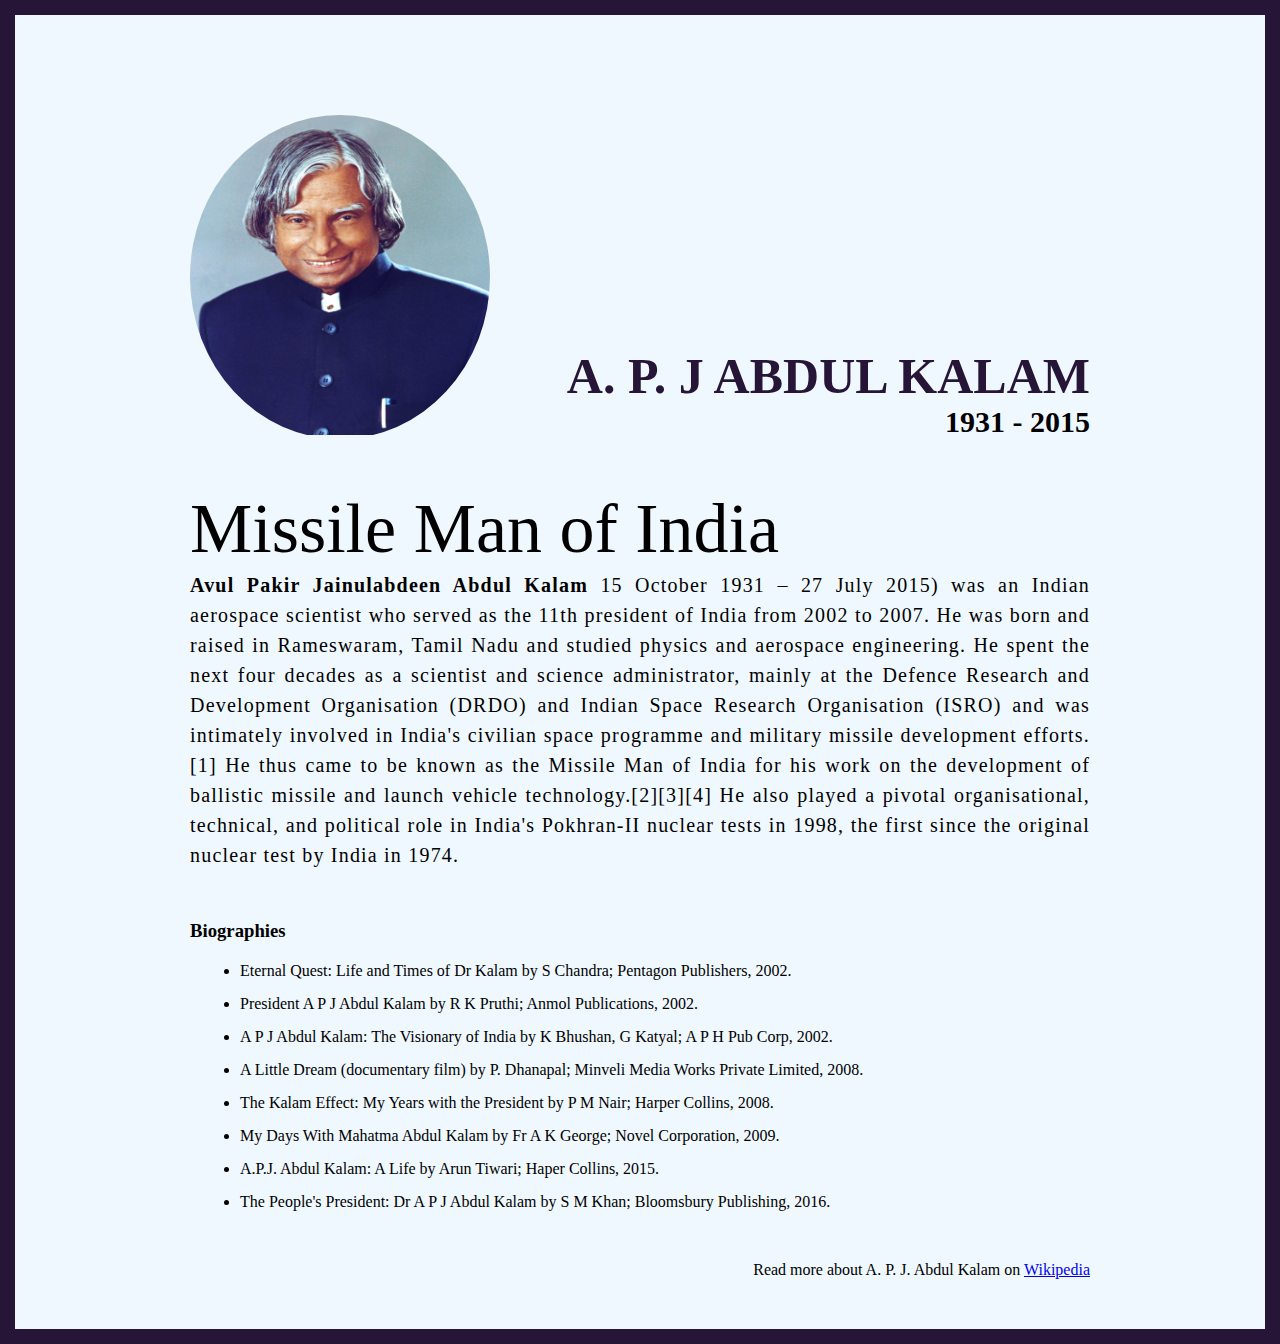
<file: Project!/index.html>
<!DOCTYPE html>
<html lang="en">

<head>
    <meta charset="UTF-8">
    <meta name="viewport" content="width=device-width, initial-scale=1.0">
    <title>The Tribute Website | A.P.J Abdul Kalam</title>
    <link rel="stylesheet" href="style.css">
</head>

<body>
    <div class="container">
        <div class="content">
            <section class="top-section">
                <div class="image-container">
                    <img src="./img/apj.jpg" alt="tribute">
                </div>
                <div>
                    <h1>A. P. J Abdul Kalam</h1>
                    <h4>1931 - 2015</h4>
                </div>
            </section>
            <section class="about-section">
                <h2>Missile Man of India</h2>
                <p>
                    <b>Avul Pakir Jainulabdeen Abdul Kalam</b> 15 October 1931 – 27 July
                    2015) was an Indian aerospace scientist who served as the 11th
                    president of India from 2002 to 2007. He was born and raised in
                    Rameswaram, Tamil Nadu and studied physics and aerospace
                    engineering. He spent the next four decades as a scientist and
                    science administrator, mainly at the Defence Research and
                    Development Organisation (DRDO) and Indian Space Research
                    Organisation (ISRO) and was intimately involved in India's civilian
                    space programme and military missile development efforts.[1] He thus
                    came to be known as the Missile Man of India for his work on the
                    development of ballistic missile and launch vehicle
                    technology.[2][3][4] He also played a pivotal organisational,
                    technical, and political role in India's Pokhran-II nuclear tests in
                    1998, the first since the original nuclear test by India in 1974.
                </p>
            </section>
            <section class="biography-section">
                <h3>Biographies</h3>
                <ul>
                    <li>
                        Eternal Quest: Life and Times of Dr Kalam by S Chandra; Pentagon Publishers, 2002.
                    </li>
                    <li>
                        President A P J Abdul Kalam by R K Pruthi; Anmol Publications,
                        2002.
                    </li>
                    <li>
                        A P J Abdul Kalam: The Visionary of India by K Bhushan, G Katyal;
                        A P H Pub Corp, 2002.
                    </li>
                    <li>
                        A Little Dream (documentary film) by P. Dhanapal; Minveli Media
                        Works Private Limited, 2008.
                    </li>
                    <li>
                        The Kalam Effect: My Years with the President by P M Nair; Harper
                        Collins, 2008.
                    </li>
                    <li>
                        My Days With Mahatma Abdul Kalam by Fr A K George; Novel
                        Corporation, 2009.
                    </li>
                    <li>
                        A.P.J. Abdul Kalam: A Life by Arun Tiwari; Haper Collins, 2015.
                    </li>
                    <li>
                        The People's President: Dr A P J Abdul Kalam by S M Khan;
                        Bloomsbury Publishing, 2016.
                    </li>
                </ul>
            </section>
            <footer>
                <p>
                    Read more about A. P. J. Abdul Kalam on
                    <a href="https://en.wikipedia.org/wiki/A._P._J._Abdul_Kalam">Wikipedia</a>
                </p>
            </footer>
        </div>
    </div>
</body>
</html>
</file>
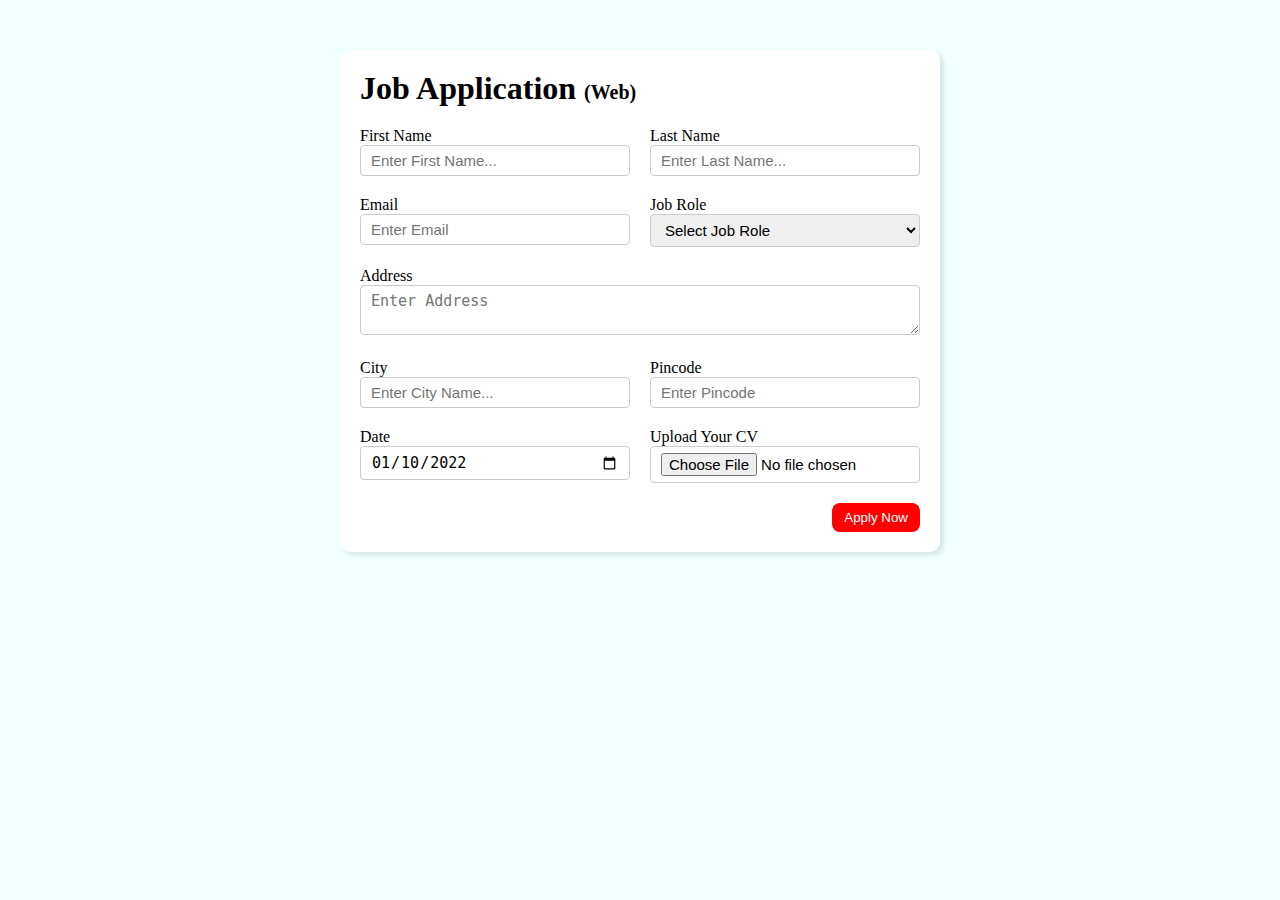
<file: Project2/index.html>
<!DOCTYPE html>
<html lang="en">
<head>
    <meta charset="UTF-8">
    <meta name="viewport" content="width=device-width, initial-scale=1.0">
    <title>Job Application Form</title>
    <link rel="stylesheet" href="style.css">
</head>
<body>
    <div class="container">
        <div class="apply-box">
            <h1>
                Job Application
                <span class="title-email">
                    (Web)
                </span>
            </h1>
            <form action="">
                <div class="form-container">
                    <div class="form-control">
                        <label for="firstname">First Name</label>
                        <input id="firstname" 
                        name="firstname"
                        placeholder="Enter First Name...">
                    </div>
                    <div class="form-control">
                        <label for="lastname">Last Name</label>
                        <input id="lastname" name="lastname" placeholder="Enter Last Name...">
                    </div>
                    <div class="form-control">
                        <label for="email">Email</label>
                        <input id="email" name="email" placeholder="Enter Email">
                    </div>
                    <div class="form-control">
                        <label for="job-role">Job Role</label>
                        <select name="job-role" id="job-role">
                            <option value="">Select Job Role
                            </option>
                            <option value="frontend">Frontend Developer</option>
                            <option value="backend">Backend Developer</option>
                            <option value="fuul-stack">Full Stack Developer</option>
                            <option value="ui-ux">UI UX Designer</option>
                        </select>
                    </div>
                    <div class="textarea-control">
                        <label for="address">Address</label>
                        <textarea name="address" id="address" row="4" cols="50" placeholder="Enter Address"></textarea>
                    </div>
                    <div class="form-control">
                        <label for="city">City</label>
                        <input id="city" name="city" placeholder="Enter City Name...">
                    </div>
                    <div class="form-control">
                        <label for="pincode">Pincode</label>
                        <input name="pincode" id="pincode" placeholder="Enter Pincode">
                    </div>
                    <div class="form-control">
                        <label for="date">Date</label>
                        <input name="date" id="date" type="date" value="2022-01-10">
                    </div>
                    <div class="form-control">
                        <label for="upload">Upload Your CV</label>
                        <input type="file" name="upload" id="upload">
                    </div>
                </div>
                <div class="button-container">
                <button type="submit">Apply Now</button>
                </div>
            </form>
        </div>
    </div>
</body>
</html>
</file>
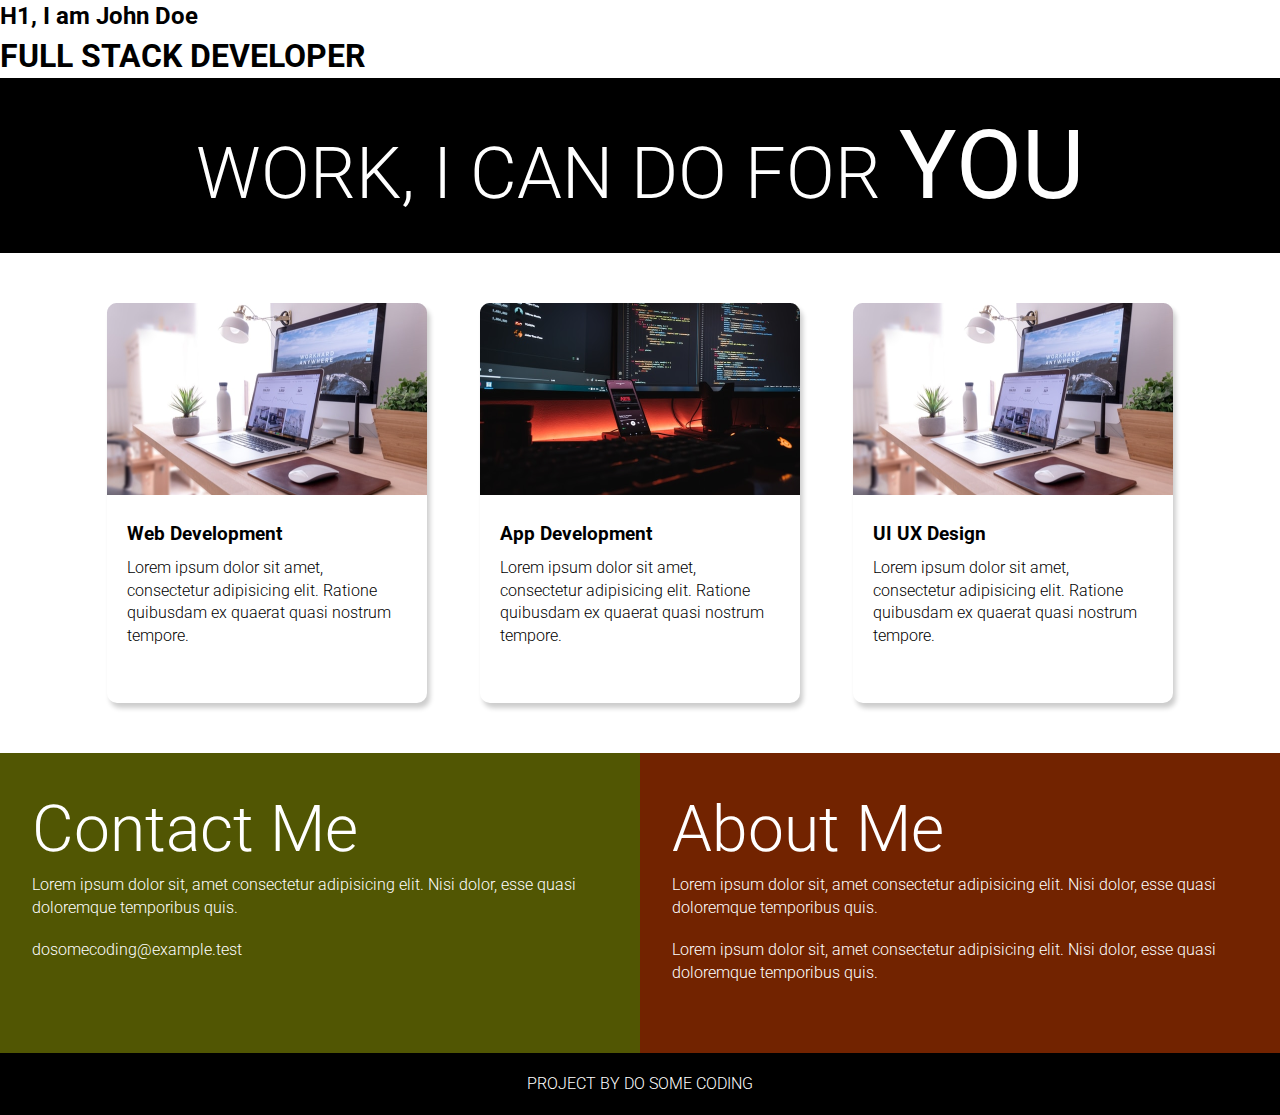
<file: Project4/index.html>
<!DOCTYPE html>
<html lang="en">
<head>
    <meta charset="UTF-8">
    <meta name="viewport" content="width=device-width, initial-scale=1.0">
    <title>Developer | Landing Page</title>
    <link rel="stylesheet" href="style.css">
</head>
<body>
    <section class="hero-section">
        <div class="text-container">
            <h2><span class="lg-text">
                H1, I am John Doe
            </span></h2>
            <h1 class="lg-text">FULL STACK DEVELOPER</h1>
        </div>
    </section>
    <section class="black_box">
        <h2>WORK, I CAN DO FOR <span>YOU</span></h2>
      </section>
      <section class="work">
        <div class="grid_item">
          <div class="card">
            <div class="image_container">
              <img src="./images/web.png" alt="web development" />
            </div>
            <div class="card_content">
              <h3>Web Development</h3>
              <p>
                Lorem ipsum dolor sit amet, consectetur adipisicing elit. Ratione
                quibusdam ex quaerat quasi nostrum tempore.
              </p>
            </div>
          </div>
        </div>
        <div class="grid_item">
          <div class="card">
            <div class="image_container">
              <img src="./images/mobile.png" alt="app development" />
            </div>
            <div class="card_content">
              <h3>App Development</h3>
              <p>
                Lorem ipsum dolor sit amet, consectetur adipisicing elit. Ratione
                quibusdam ex quaerat quasi nostrum tempore.
              </p>
            </div>
          </div>
        </div>
        <div class="grid_item">
          <div class="card">
            <div class="image_container">
              <img src="./images/web.png" alt="web development" />
            </div>
            <div class="card_content">
              <h3>UI UX Design</h3>
              <p>
                Lorem ipsum dolor sit amet, consectetur adipisicing elit. Ratione
                quibusdam ex quaerat quasi nostrum tempore.
              </p>
            </div>
          </div>
        </div>
      </section>
      <section class="bottom_section">
        <div class="contact">
          <h2>Contact Me</h2>
          <p>
            Lorem ipsum dolor sit, amet consectetur adipisicing elit. Nisi dolor,
            esse quasi doloremque temporibus quis.
          </p>
          <p>dosomecoding@example.test</p>
        </div>
        <div class="about">
          <h2>About Me</h2>
  
          <p>
            Lorem ipsum dolor sit, amet consectetur adipisicing elit. Nisi dolor,
            esse quasi doloremque temporibus quis.
          </p>
          <p>
            Lorem ipsum dolor sit, amet consectetur adipisicing elit. Nisi dolor,
            esse quasi doloremque temporibus quis.
          </p>
        </div>
      </section>
      <footer>Project By do some coding</footer>
</body>
</html>
</file>
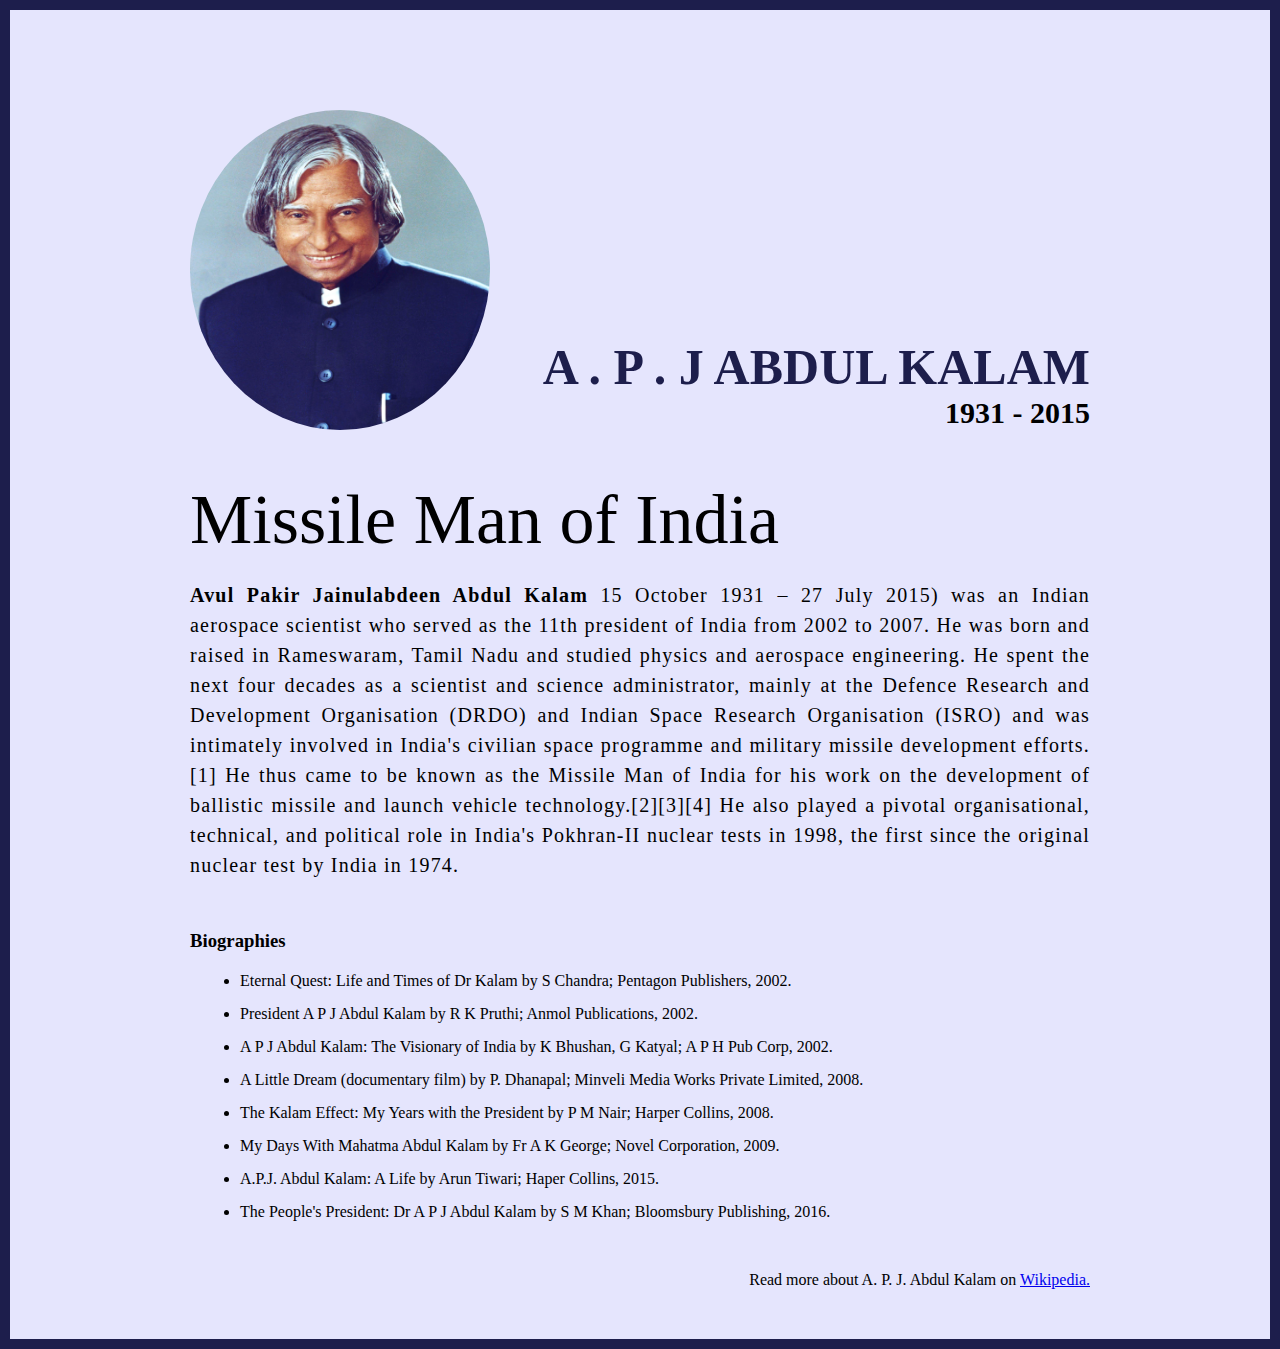
<file: PROJECTS/Project 1/index.html>
<!DOCTYPE html>
<html lang="en">
  <head>
    <meta charset="UTF-8" />

    <meta http-equiv="X-UA-Compatible" content="IE=edge" />

    <meta name="viewport" content="width=device-width, initial-scale=1.0" />
    <title>The Tribute Website | A.P. J Abdul Kalam</title>
    <link rel="stylesheet" href="style.css" />
  </head>
  <body>
    <div class="container">
      <div class="content">
        <section class="top_section">
          <div class="image_container">
            <img src="./images/apj.jpg" alt="tribute" />
          </div>
          <div>
            <h1>A . P . J Abdul Kalam</h1>
            <h4>1931 - 2015</h4>
          </div>
        </section>
        <section class="about_section">
          <h2>Missile Man of India</h2>
          <p>
            <b>Avul Pakir Jainulabdeen Abdul Kalam</b> 15 October 1931 – 27 July
            2015) was an Indian aerospace scientist who served as the 11th
            president of India from 2002 to 2007. He was born and raised in
            Rameswaram, Tamil Nadu and studied physics and aerospace
            engineering. He spent the next four decades as a scientist and
            science administrator, mainly at the Defence Research and
            Development Organisation (DRDO) and Indian Space Research
            Organisation (ISRO) and was intimately involved in India's civilian
            space programme and military missile development efforts.[1] He thus
            came to be known as the Missile Man of India for his work on the
            development of ballistic missile and launch vehicle
            technology.[2][3][4] He also played a pivotal organisational,
            technical, and political role in India's Pokhran-II nuclear tests in
            1998, the first since the original nuclear test by India in 1974.
          </p>
        </section>
        <section class="biography_section">
          <h3>Biographies</h3>
          <ul>
            <li>
              Eternal Quest: Life and Times of Dr Kalam by S Chandra; Pentagon
              Publishers, 2002.
            </li>
            <li>
              President A P J Abdul Kalam by R K Pruthi; Anmol Publications,
              2002.
            </li>
            <li>
              A P J Abdul Kalam: The Visionary of India by K Bhushan, G Katyal;
              A P H Pub Corp, 2002.
            </li>
            <li>
              A Little Dream (documentary film) by P. Dhanapal; Minveli Media
              Works Private Limited, 2008.
            </li>
            <li>
              The Kalam Effect: My Years with the President by P M Nair; Harper
              Collins, 2008.
            </li>
            <li>
              My Days With Mahatma Abdul Kalam by Fr A K George; Novel
              Corporation, 2009.
            </li>
            <li>
              A.P.J. Abdul Kalam: A Life by Arun Tiwari; Haper Collins, 2015.
            </li>
            <li>
              The People's President: Dr A P J Abdul Kalam by S M Khan;
              Bloomsbury Publishing, 2016.
            </li>
          </ul>
        </section>
        <footer>
          <p>
            Read more about A. P. J. Abdul Kalam on
            <a href="https://en.wikipedia.org/wiki/A._P._J._Abdul_Kalam"
              >Wikipedia.</a
            >
          </p>
        </footer>
      </div>
    </div>
  </body>
</html>
</file>
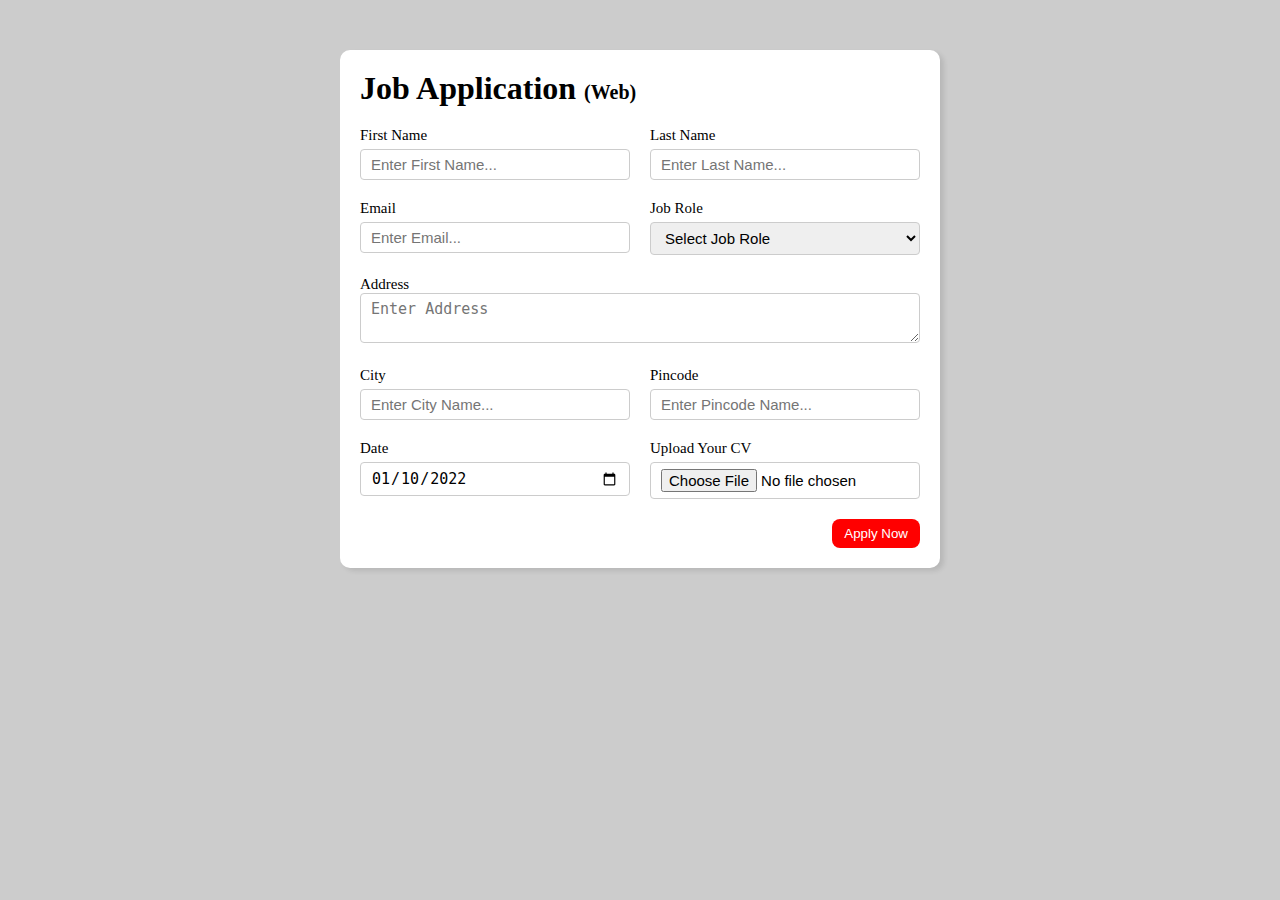
<file: PROJECTS/Project 2/index.html>
<!DOCTYPE html>
<html lang="en">
  <head>
    <meta charset="UTF-8" />
    <meta http-equiv="X-UA-Compatible" content="IE=edge" />
    <meta name="viewport" content="width=device-width, initial-scale=1.0" />
    <title>Job Application Form</title>
    <link rel="stylesheet" href="style.css" />
  </head>
  <body>
    <div class="container">
      <div class="apply_box">
        <h1>
          Job Application
          <span class="title_small">(Web)</span>
        </h1>
        <form action="">
          <div class="form_container">
            <div class="form_control">
              <label for="first_name"> First Name </label>
              <input
                id="first_name"
                name="first_name"
                placeholder="Enter First Name..."
              />
            </div>
            <div class="form_control">
              <label for="last_name"> Last Name </label>
              <input
                id="last_name"
                name="last_name"
                placeholder="Enter Last Name..."
              />
            </div>
            <div class="form_control">
              <label for="email"> Email </label>
              <input
                type="email"
                id="email"
                name="email"
                placeholder="Enter Email..."
              />
            </div>
            <div class="form_control">
              <label for="job_role"> Job Role </label>
              <select id="job_role" name="job_role">
                <option value="">Select Job Role</option>
                <option value="frontend">Frontend Developer</option>
                <option value="backend">Backend Developer</option>
                <option value="full_stack">Full Stack Developer</option>
                <option value="ui_ux">UI UX Designer</option>
              </select>
            </div>
            <div class="textarea_control">
              <label for="address"> Address </label>
              <textarea
                id="address"
                name="address"
                row="4"
                cols="50"
                placeholder="Enter Address"
              ></textarea>
            </div>
            <div class="form_control">
              <label for="city"> City </label>
              <input id="city" name="city" placeholder="Enter City Name..." />
            </div>
            <div class="form_control">
              <label for="pincode"> Pincode </label>
              <input
                type="number"
                id="pincode"
                name="pincode"
                placeholder="Enter Pincode Name..."
              />
            </div>
            <div class="form_control">
              <label for="date"> Date </label>
              <input value="2022-01-10" type="date" id="date" name="date" />
            </div>
            <div class="form_control">
              <label for="upload"> Upload Your CV </label>
              <input type="file" id="upload" name="upload" />
            </div>
          </div>
          <div class="button_container">
            <button type="submit">Apply Now</button>
          </div>
        </form>
      </div>
    </div>
  </body>
</html>
</file>
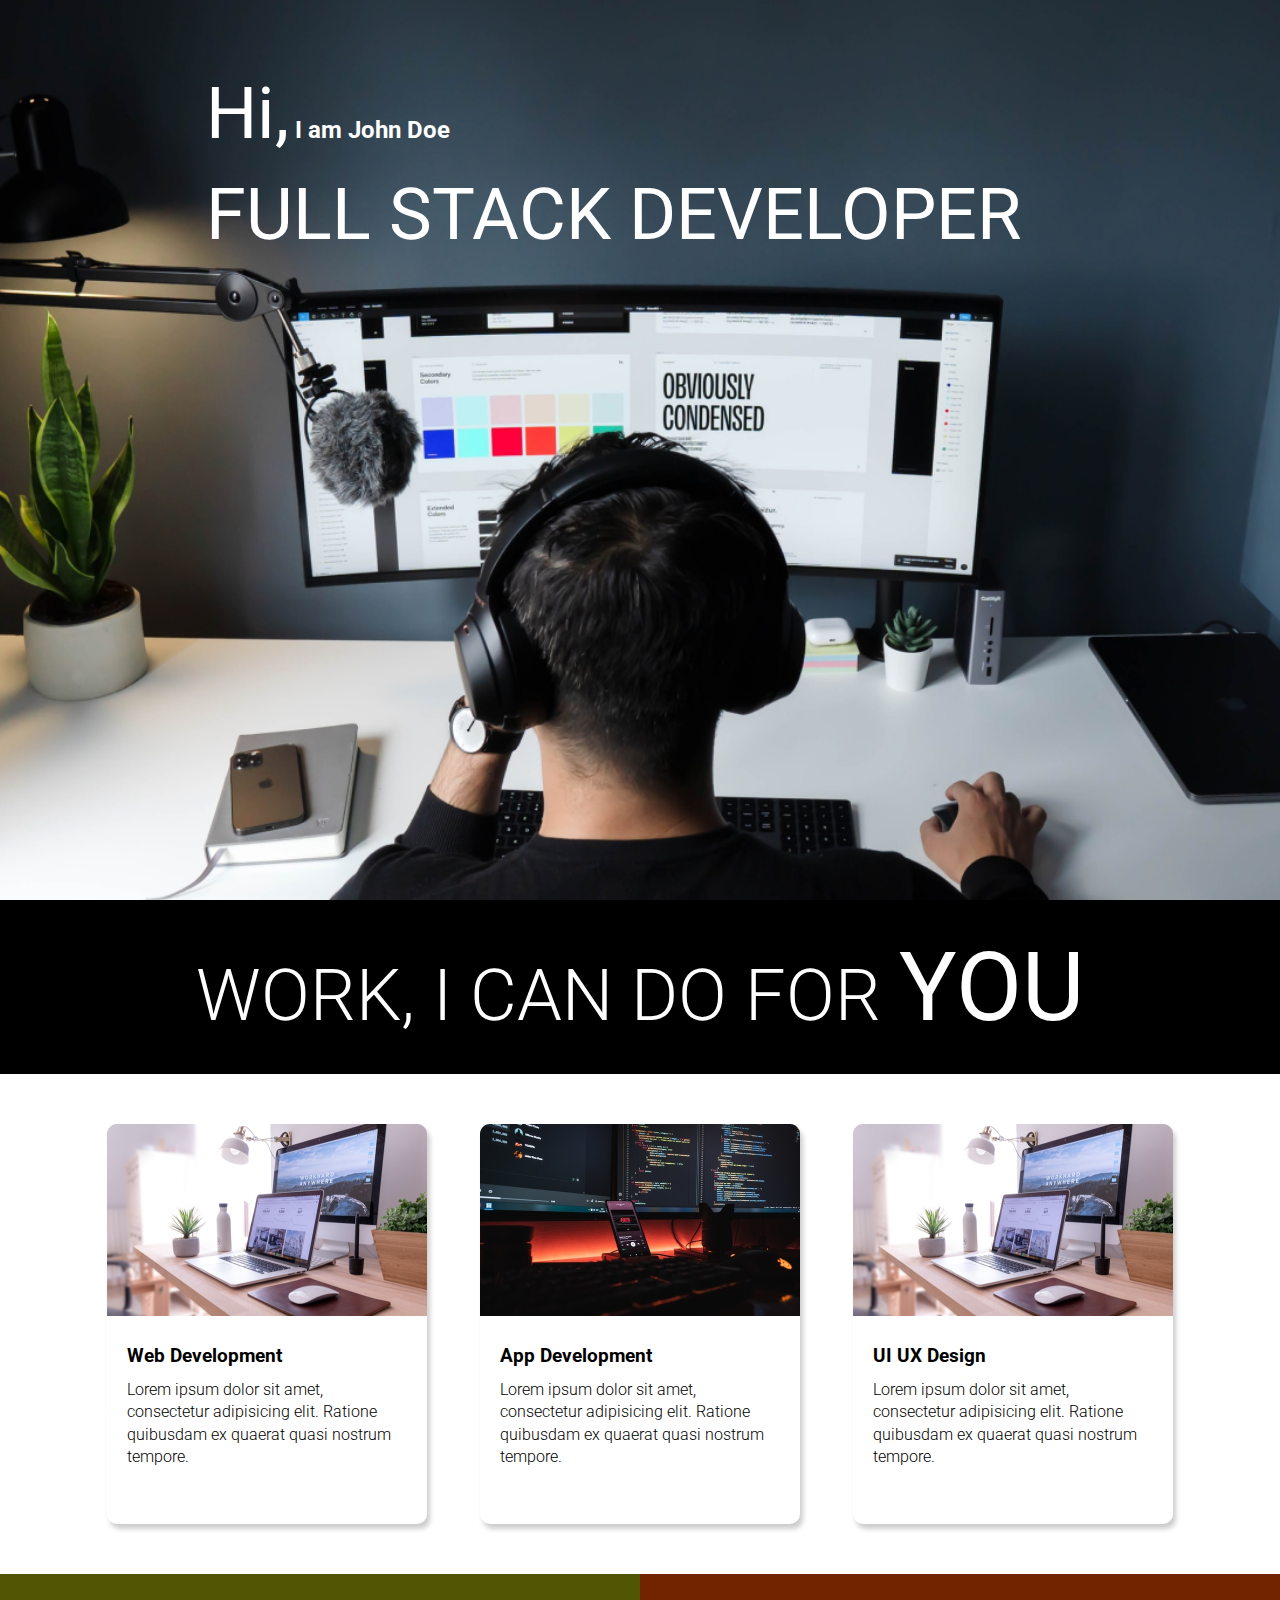
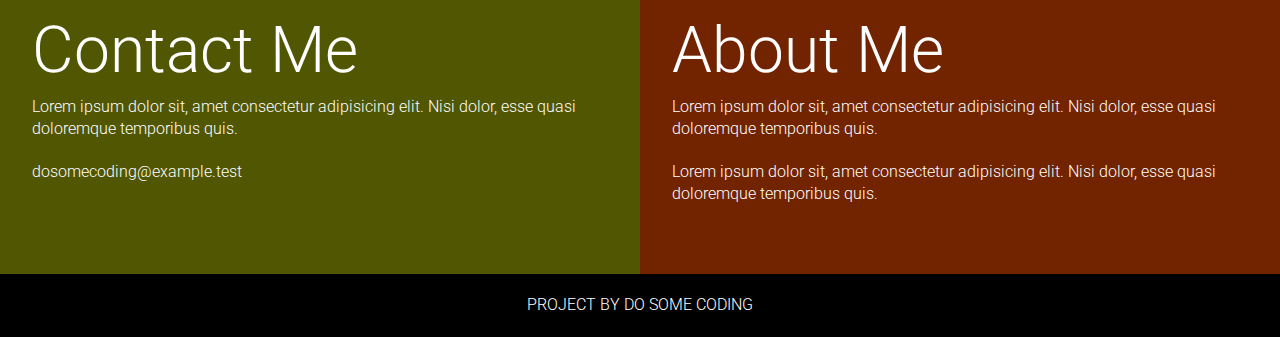
<file: PROJECTS/Project 4/index.html>
<!DOCTYPE html>
<html lang="en">
  <head>
    <meta charset="UTF-8" />
    <meta http-equiv="X-UA-Compatible" content="IE=edge" />
    <meta name="viewport" content="width=device-width, initial-scale=1.0" />
    <title>Developer | Landing Page</title>
    <link rel="stylesheet" href="style.css" />
  </head>
  <body>
    <section class="hero_section">
      <div class="text_container">
        <h2><span class="lg_text">Hi,</span> I am John Doe</h2>
        <h1 class="lg_text">FULL STACK DEVELOPER</h1>
      </div>
    </section>
    <section class="black_box">
      <h2>WORK, I CAN DO FOR <span>YOU</span></h2>
    </section>
    <section class="work">
      <div class="grid_item">
        <div class="card">
          <div class="image_container">
            <img src="images/web.png" alt="web development" />
          </div>
          <div class="card_content">
            <h3>Web Development</h3>
            <p>
              Lorem ipsum dolor sit amet, consectetur adipisicing elit. Ratione
              quibusdam ex quaerat quasi nostrum tempore.
            </p>
          </div>
        </div>
      </div>
      <div class="grid_item">
        <div class="card">
          <div class="image_container">
            <img src="images/mobile.png" alt="app development" />
          </div>
          <div class="card_content">
            <h3>App Development</h3>
            <p>
              Lorem ipsum dolor sit amet, consectetur adipisicing elit. Ratione
              quibusdam ex quaerat quasi nostrum tempore.
            </p>
          </div>
        </div>
      </div>
      <div class="grid_item">
        <div class="card">
          <div class="image_container">
            <img src="images/web.png" alt="web development" />
          </div>
          <div class="card_content">
            <h3>UI UX Design</h3>
            <p>
              Lorem ipsum dolor sit amet, consectetur adipisicing elit. Ratione
              quibusdam ex quaerat quasi nostrum tempore.
            </p>
          </div>
        </div>
      </div>
    </section>
    <section class="bottom_section">
      <div class="contact">
        <h2>Contact Me</h2>
        <p>
          Lorem ipsum dolor sit, amet consectetur adipisicing elit. Nisi dolor,
          esse quasi doloremque temporibus quis.
        </p>
        <p>dosomecoding@example.test</p>
      </div>
      <div class="about">
        <h2>About Me</h2>

        <p>
          Lorem ipsum dolor sit, amet consectetur adipisicing elit. Nisi dolor,
          esse quasi doloremque temporibus quis.
        </p>
        <p>
          Lorem ipsum dolor sit, amet consectetur adipisicing elit. Nisi dolor,
          esse quasi doloremque temporibus quis.
        </p>
      </div>
    </section>
    <footer>Project By do some coding</footer>
  </body>
</html>
</file>
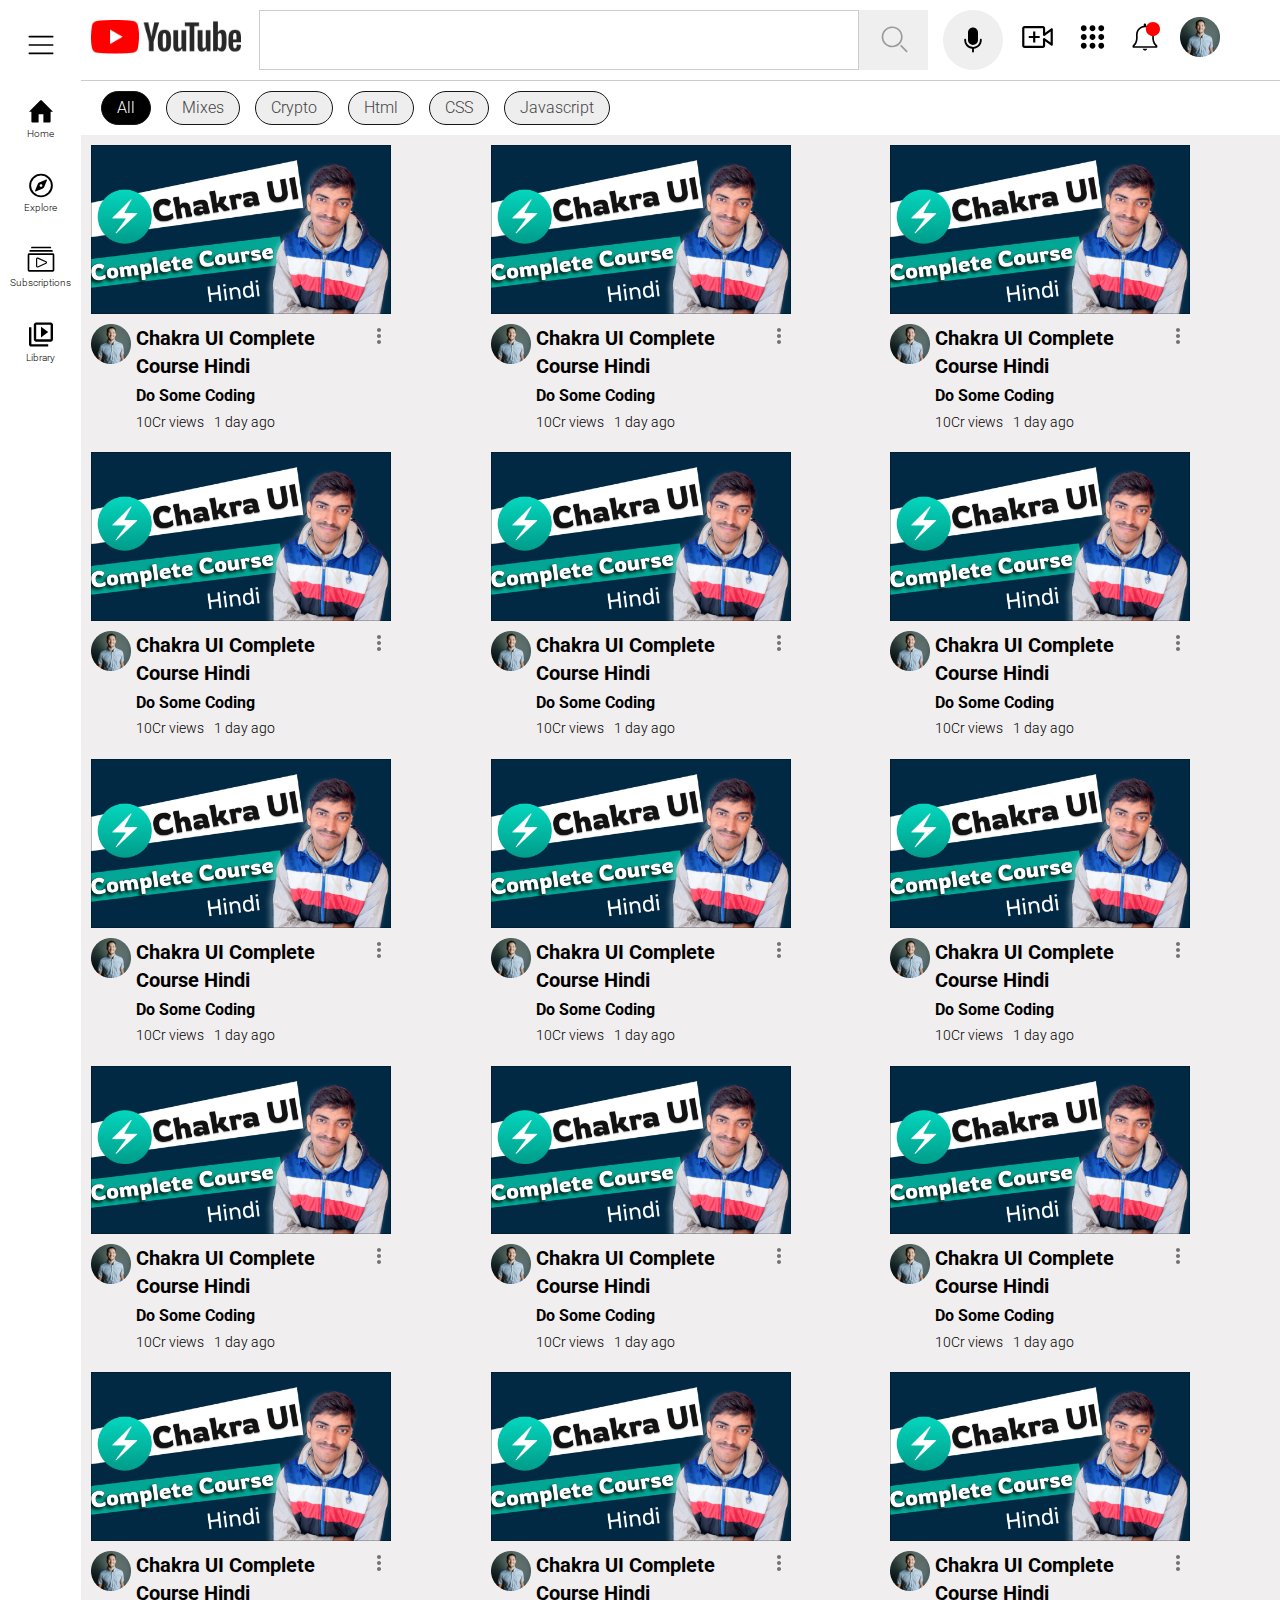
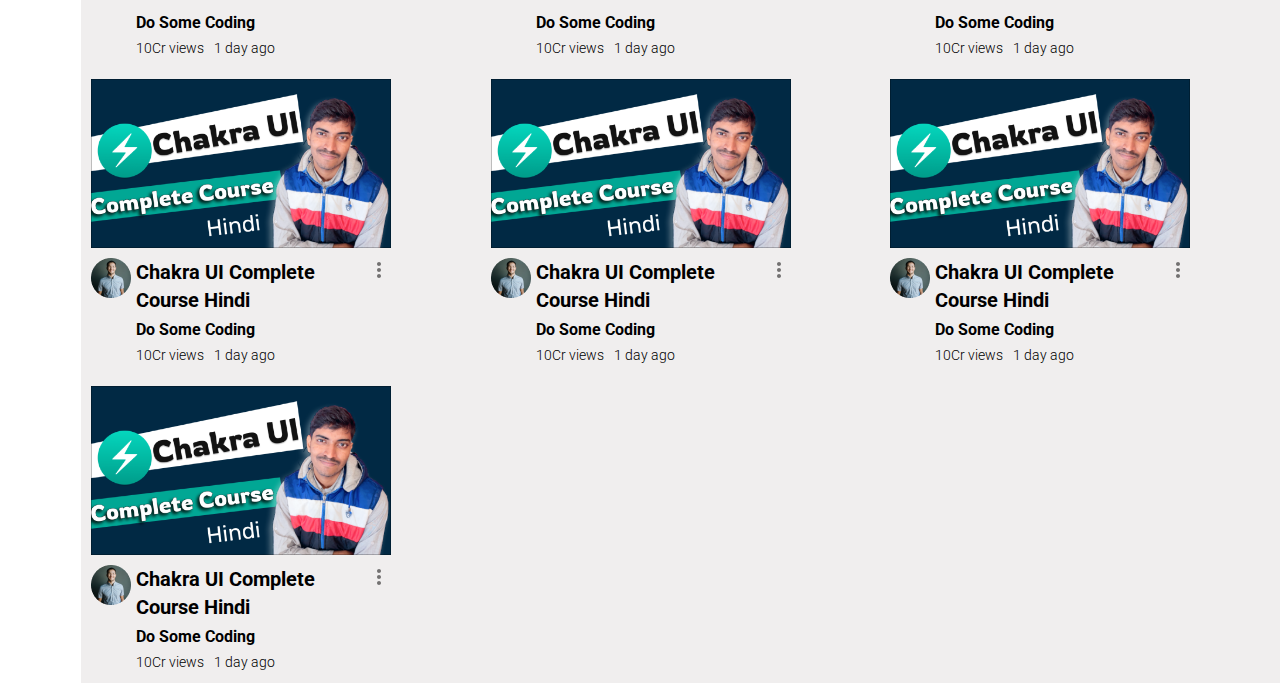
<file: PROJECTS/Project 7/index.html>
<!DOCTYPE html>
<html lang="en">
  <head>
    <meta charset="UTF-8" />
    <meta http-equiv="X-UA-Compatible" content="IE=edge" />
    <meta name="viewport" content="width=device-width, initial-scale=1.0" />
    <title>Youtube Clone</title>
    <link rel="stylesheet" href="style.css" />
  </head>
  <body>
    <div class="container">
      <aside>
        <div class="bars">
          <img src="icons/bars.svg" alt="bars" />
        </div>

        <div class="side-icons">
          <i>
            <img src="icons/home.svg" alt="home" />
          </i>
          <p>Home</p>
        </div>
        <div class="side-icons">
          <i>
            <img src="icons/compass.svg" alt="explore" />
          </i>
          <p>Explore</p>
        </div>
        <div class="side-icons">
          <i>
            <img src="icons/video-gallary.svg" alt="gallary" />
          </i>
          <p>Subscriptions</p>
        </div>
        <div class="side-icons">
          <i>
            <img src="icons/video-library.svg" alt="library" />
          </i>
          <p>Library</p>
        </div>
      </aside>
      <div class="main-container">
        <header>
          <nav>
            <div class="logo">
              <img src="images/youtube-logo.png" alt="Youtube Logo" />
            </div>
            <div class="center-nav">
              <div class="search">
                <input type="text" />
                <button>
                  <img src="icons/search.svg" alt="search" />
                </button>
              </div>
              <div class="mic">
                <img src="icons/mic.svg" alt="mic" />
              </div>
            </div>
            <div class="side-nav">
              <i>
                <img src="icons/video-add.svg" alt="video add" />
              </i>
              <i>
                <img src="icons/dot-grid.svg" alt="grid" />
              </i>
              <i>
                <img src="icons/bell.svg" alt="bell" />
              </i>
              <i>
                <img src="images/avatar.png" alt="avatar" />
              </i>
            </div>
          </nav>
          <div class="tags">
            <div class="tag dark">All</div>
            <div class="tag light">Mixes</div>
            <div class="tag light">Crypto</div>
            <div class="tag light">Html</div>
            <div class="tag light">CSS</div>
            <div class="tag light">Javascript</div>
          </div>
        </header>
        <main>
          <div class="card-container">
            <div class="card">
              <img src="images/thumbnail.png" alt="thumbnail" />
              <div class="avatar-content">
                <div class="avatar">
                  <img src="images/avatar.png" alt="avatar" />
                </div>

                <div class="content">
                  <h3>Chakra UI Complete Course Hindi</h3>
                  <p class="channel-name">Do Some Coding</p>
                  <div class="content-status">
                    <p>10Cr views</p>
                    <p>1 day ago</p>
                  </div>
                </div>
                <div class="dots">
                  <img src="icons/dots.svg" alt="dots" />
                </div>
              </div>
            </div>
            <div class="card">
              <img src="images/thumbnail.png" alt="thumbnail" />
              <div class="avatar-content">
                <div class="avatar">
                  <img src="images/avatar.png" alt="avatar" />
                </div>

                <div class="content">
                  <h3>Chakra UI Complete Course Hindi</h3>
                  <p class="channel-name">Do Some Coding</p>
                  <div class="content-status">
                    <p>10Cr views</p>
                    <p>1 day ago</p>
                  </div>
                </div>
                <div class="dots">
                  <img src="icons/dots.svg" alt="dots" />
                </div>
              </div>
            </div>
            <div class="card">
              <img src="images/thumbnail.png" alt="thumbnail" />
              <div class="avatar-content">
                <div class="avatar">
                  <img src="images/avatar.png" alt="avatar" />
                </div>

                <div class="content">
                  <h3>Chakra UI Complete Course Hindi</h3>
                  <p class="channel-name">Do Some Coding</p>
                  <div class="content-status">
                    <p>10Cr views</p>
                    <p>1 day ago</p>
                  </div>
                </div>
                <div class="dots">
                  <img src="icons/dots.svg" alt="dots" />
                </div>
              </div>
            </div>
            <div class="card">
              <img src="images/thumbnail.png" alt="thumbnail" />
              <div class="avatar-content">
                <div class="avatar">
                  <img src="images/avatar.png" alt="avatar" />
                </div>

                <div class="content">
                  <h3>Chakra UI Complete Course Hindi</h3>
                  <p class="channel-name">Do Some Coding</p>
                  <div class="content-status">
                    <p>10Cr views</p>
                    <p>1 day ago</p>
                  </div>
                </div>
                <div class="dots">
                  <img src="icons/dots.svg" alt="dots" />
                </div>
              </div>
            </div>
            <div class="card">
              <img src="images/thumbnail.png" alt="thumbnail" />
              <div class="avatar-content">
                <div class="avatar">
                  <img src="images/avatar.png" alt="avatar" />
                </div>

                <div class="content">
                  <h3>Chakra UI Complete Course Hindi</h3>
                  <p class="channel-name">Do Some Coding</p>
                  <div class="content-status">
                    <p>10Cr views</p>
                    <p>1 day ago</p>
                  </div>
                </div>
                <div class="dots">
                  <img src="icons/dots.svg" alt="dots" />
                </div>
              </div>
            </div>
            <div class="card">
              <img src="images/thumbnail.png" alt="thumbnail" />
              <div class="avatar-content">
                <div class="avatar">
                  <img src="images/avatar.png" alt="avatar" />
                </div>

                <div class="content">
                  <h3>Chakra UI Complete Course Hindi</h3>
                  <p class="channel-name">Do Some Coding</p>
                  <div class="content-status">
                    <p>10Cr views</p>
                    <p>1 day ago</p>
                  </div>
                </div>
                <div class="dots">
                  <img src="icons/dots.svg" alt="dots" />
                </div>
              </div>
            </div>
            <div class="card">
              <img src="images/thumbnail.png" alt="thumbnail" />
              <div class="avatar-content">
                <div class="avatar">
                  <img src="images/avatar.png" alt="avatar" />
                </div>

                <div class="content">
                  <h3>Chakra UI Complete Course Hindi</h3>
                  <p class="channel-name">Do Some Coding</p>
                  <div class="content-status">
                    <p>10Cr views</p>
                    <p>1 day ago</p>
                  </div>
                </div>
                <div class="dots">
                  <img src="icons/dots.svg" alt="dots" />
                </div>
              </div>
            </div>
            <div class="card">
              <img src="images/thumbnail.png" alt="thumbnail" />
              <div class="avatar-content">
                <div class="avatar">
                  <img src="images/avatar.png" alt="avatar" />
                </div>

                <div class="content">
                  <h3>Chakra UI Complete Course Hindi</h3>
                  <p class="channel-name">Do Some Coding</p>
                  <div class="content-status">
                    <p>10Cr views</p>
                    <p>1 day ago</p>
                  </div>
                </div>
                <div class="dots">
                  <img src="icons/dots.svg" alt="dots" />
                </div>
              </div>
            </div>
            <div class="card">
              <img src="images/thumbnail.png" alt="thumbnail" />
              <div class="avatar-content">
                <div class="avatar">
                  <img src="images/avatar.png" alt="avatar" />
                </div>

                <div class="content">
                  <h3>Chakra UI Complete Course Hindi</h3>
                  <p class="channel-name">Do Some Coding</p>
                  <div class="content-status">
                    <p>10Cr views</p>
                    <p>1 day ago</p>
                  </div>
                </div>
                <div class="dots">
                  <img src="icons/dots.svg" alt="dots" />
                </div>
              </div>
            </div>
            <div class="card">
              <img src="images/thumbnail.png" alt="thumbnail" />
              <div class="avatar-content">
                <div class="avatar">
                  <img src="images/avatar.png" alt="avatar" />
                </div>

                <div class="content">
                  <h3>Chakra UI Complete Course Hindi</h3>
                  <p class="channel-name">Do Some Coding</p>
                  <div class="content-status">
                    <p>10Cr views</p>
                    <p>1 day ago</p>
                  </div>
                </div>
                <div class="dots">
                  <img src="icons/dots.svg" alt="dots" />
                </div>
              </div>
            </div>
            <div class="card">
              <img src="images/thumbnail.png" alt="thumbnail" />
              <div class="avatar-content">
                <div class="avatar">
                  <img src="images/avatar.png" alt="avatar" />
                </div>

                <div class="content">
                  <h3>Chakra UI Complete Course Hindi</h3>
                  <p class="channel-name">Do Some Coding</p>
                  <div class="content-status">
                    <p>10Cr views</p>
                    <p>1 day ago</p>
                  </div>
                </div>
                <div class="dots">
                  <img src="icons/dots.svg" alt="dots" />
                </div>
              </div>
            </div>
            <div class="card">
              <img src="images/thumbnail.png" alt="thumbnail" />
              <div class="avatar-content">
                <div class="avatar">
                  <img src="images/avatar.png" alt="avatar" />
                </div>

                <div class="content">
                  <h3>Chakra UI Complete Course Hindi</h3>
                  <p class="channel-name">Do Some Coding</p>
                  <div class="content-status">
                    <p>10Cr views</p>
                    <p>1 day ago</p>
                  </div>
                </div>
                <div class="dots">
                  <img src="icons/dots.svg" alt="dots" />
                </div>
              </div>
            </div>
            <div class="card">
              <img src="images/thumbnail.png" alt="thumbnail" />
              <div class="avatar-content">
                <div class="avatar">
                  <img src="images/avatar.png" alt="avatar" />
                </div>

                <div class="content">
                  <h3>Chakra UI Complete Course Hindi</h3>
                  <p class="channel-name">Do Some Coding</p>
                  <div class="content-status">
                    <p>10Cr views</p>
                    <p>1 day ago</p>
                  </div>
                </div>
                <div class="dots">
                  <img src="icons/dots.svg" alt="dots" />
                </div>
              </div>
            </div>
            <div class="card">
              <img src="images/thumbnail.png" alt="thumbnail" />
              <div class="avatar-content">
                <div class="avatar">
                  <img src="images/avatar.png" alt="avatar" />
                </div>

                <div class="content">
                  <h3>Chakra UI Complete Course Hindi</h3>
                  <p class="channel-name">Do Some Coding</p>
                  <div class="content-status">
                    <p>10Cr views</p>
                    <p>1 day ago</p>
                  </div>
                </div>
                <div class="dots">
                  <img src="icons/dots.svg" alt="dots" />
                </div>
              </div>
            </div>
            <div class="card">
              <img src="images/thumbnail.png" alt="thumbnail" />
              <div class="avatar-content">
                <div class="avatar">
                  <img src="images/avatar.png" alt="avatar" />
                </div>

                <div class="content">
                  <h3>Chakra UI Complete Course Hindi</h3>
                  <p class="channel-name">Do Some Coding</p>
                  <div class="content-status">
                    <p>10Cr views</p>
                    <p>1 day ago</p>
                  </div>
                </div>
                <div class="dots">
                  <img src="icons/dots.svg" alt="dots" />
                </div>
              </div>
            </div>
            <div class="card">
              <img src="images/thumbnail.png" alt="thumbnail" />
              <div class="avatar-content">
                <div class="avatar">
                  <img src="images/avatar.png" alt="avatar" />
                </div>

                <div class="content">
                  <h3>Chakra UI Complete Course Hindi</h3>
                  <p class="channel-name">Do Some Coding</p>
                  <div class="content-status">
                    <p>10Cr views</p>
                    <p>1 day ago</p>
                  </div>
                </div>
                <div class="dots">
                  <img src="icons/dots.svg" alt="dots" />
                </div>
              </div>
            </div>
            <div class="card">
              <img src="images/thumbnail.png" alt="thumbnail" />
              <div class="avatar-content">
                <div class="avatar">
                  <img src="images/avatar.png" alt="avatar" />
                </div>

                <div class="content">
                  <h3>Chakra UI Complete Course Hindi</h3>
                  <p class="channel-name">Do Some Coding</p>
                  <div class="content-status">
                    <p>10Cr views</p>
                    <p>1 day ago</p>
                  </div>
                </div>
                <div class="dots">
                  <img src="icons/dots.svg" alt="dots" />
                </div>
              </div>
            </div>
            <div class="card">
              <img src="images/thumbnail.png" alt="thumbnail" />
              <div class="avatar-content">
                <div class="avatar">
                  <img src="images/avatar.png" alt="avatar" />
                </div>

                <div class="content">
                  <h3>Chakra UI Complete Course Hindi</h3>
                  <p class="channel-name">Do Some Coding</p>
                  <div class="content-status">
                    <p>10Cr views</p>
                    <p>1 day ago</p>
                  </div>
                </div>
                <div class="dots">
                  <img src="icons/dots.svg" alt="dots" />
                </div>
              </div>
            </div>
            <div class="card">
              <img src="images/thumbnail.png" alt="thumbnail" />
              <div class="avatar-content">
                <div class="avatar">
                  <img src="images/avatar.png" alt="avatar" />
                </div>

                <div class="content">
                  <h3>Chakra UI Complete Course Hindi</h3>
                  <p class="channel-name">Do Some Coding</p>
                  <div class="content-status">
                    <p>10Cr views</p>
                    <p>1 day ago</p>
                  </div>
                </div>
                <div class="dots">
                  <img src="icons/dots.svg" alt="dots" />
                </div>
              </div>
            </div>
          </div>
        </main>
      </div>
    </div>
  </body>
</html>
</file>
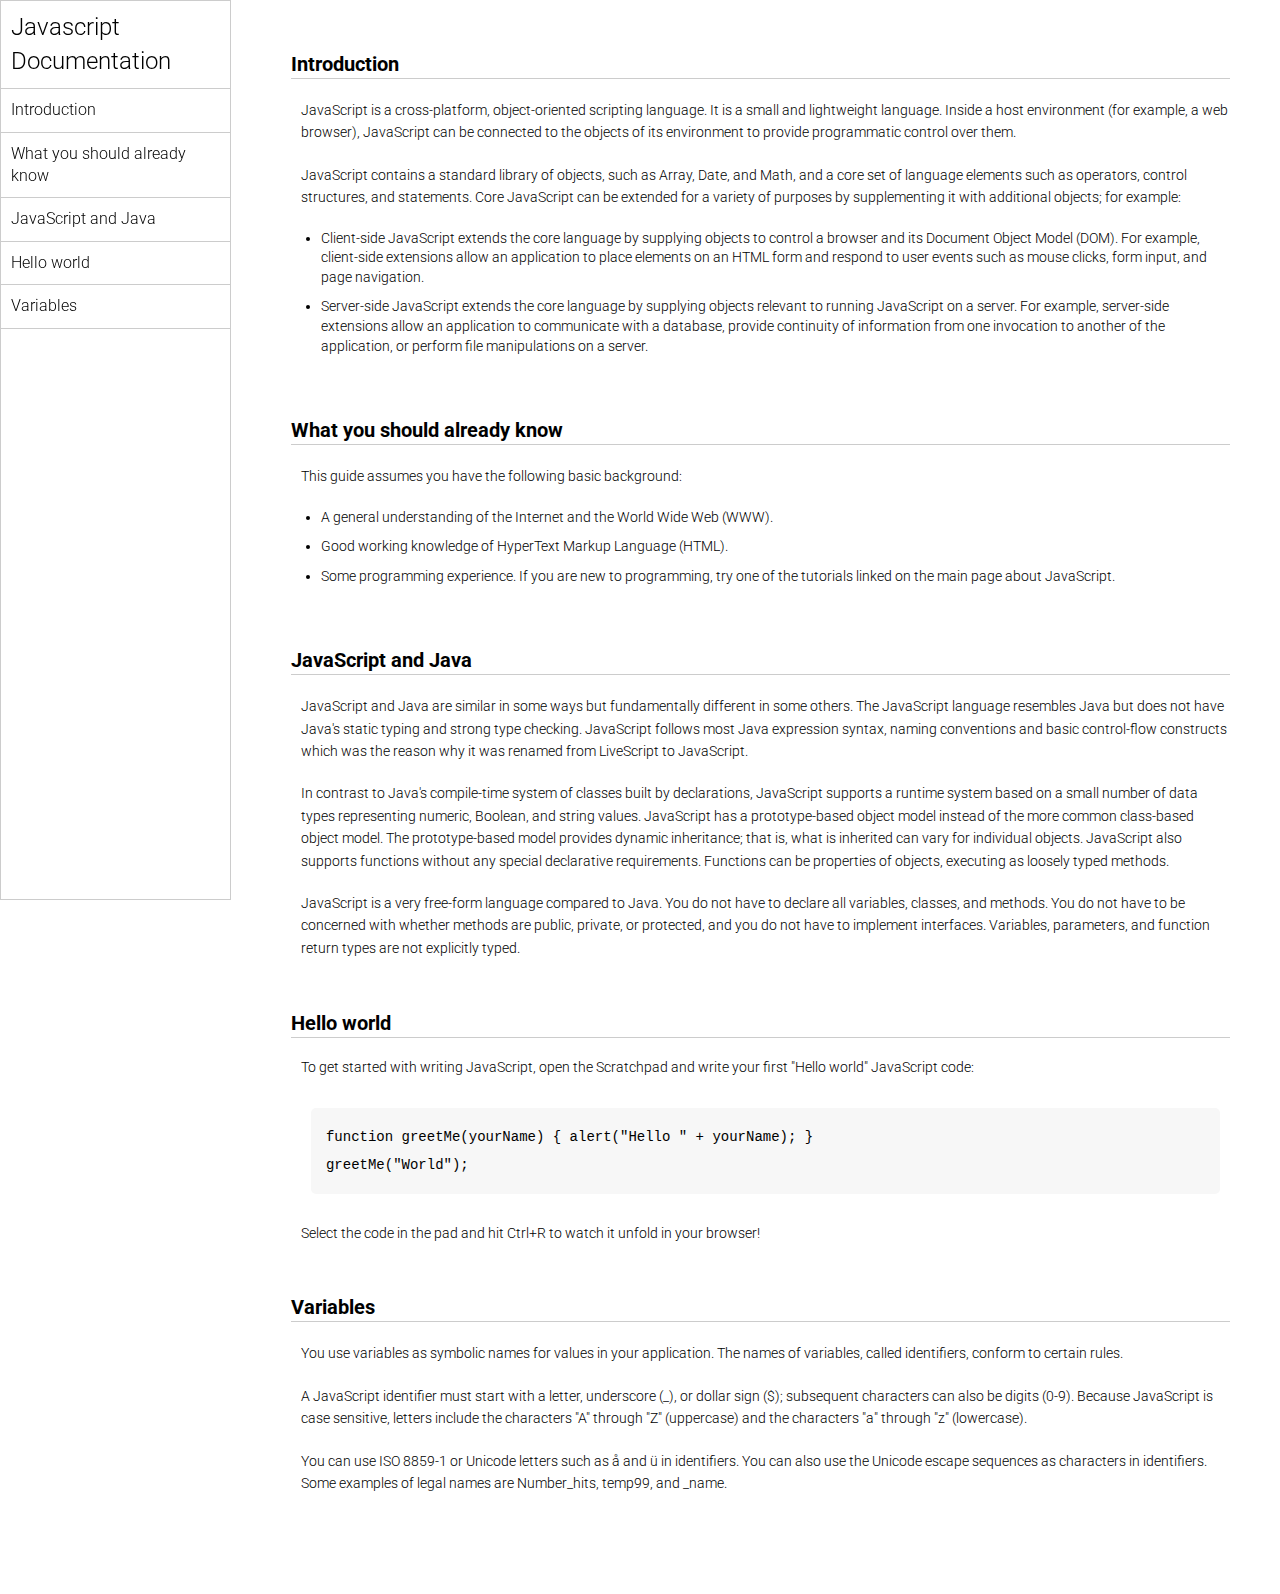
<file: PROJECTS/Project 8/index.html>
<!DOCTYPE html>
<html lang="en">
  <head>
    <meta charset="UTF-8" />
    <meta http-equiv="X-UA-Compatible" content="IE=edge" />
    <meta name="viewport" content="width=device-width, initial-scale=1.0" />
    <title>Javascript Documentation</title>
    <link rel="stylesheet" href="style.css" />
    <link rel="stylesheet" href="style.css" />
  </head>
  <body>
    <header>
      <nav>
        <h1>Javascript Documentation</h1>
        <ul>
          <a href="#Introduction"><li>Introduction</li></a>
          <a href="#What_you_should_already_know"
            ><li>What you should already know</li></a
          >
          <a href="#JavaScript_and_Java"><li>JavaScript and Java</li></a>
          <a href="#Hello_world"><li>Hello world</li></a>
          <a href="#Variables"><li>Variables</li></a>
        </ul>
      </nav>
    </header>
    <main>
      <section id="Introduction">
        <h2>Introduction</h2>
        <article>
          <p>
            JavaScript is a cross-platform, object-oriented scripting language.
            It is a small and lightweight language. Inside a host environment
            (for example, a web browser), JavaScript can be connected to the
            objects of its environment to provide programmatic control over
            them.
          </p>

          <p>
            JavaScript contains a standard library of objects, such as Array,
            Date, and Math, and a core set of language elements such as
            operators, control structures, and statements. Core JavaScript can
            be extended for a variety of purposes by supplementing it with
            additional objects; for example:
          </p>
          <ul>
            <li>
              Client-side JavaScript extends the core language by supplying
              objects to control a browser and its Document Object Model (DOM).
              For example, client-side extensions allow an application to place
              elements on an HTML form and respond to user events such as mouse
              clicks, form input, and page navigation.
            </li>
            <li>
              Server-side JavaScript extends the core language by supplying
              objects relevant to running JavaScript on a server. For example,
              server-side extensions allow an application to communicate with a
              database, provide continuity of information from one invocation to
              another of the application, or perform file manipulations on a
              server.
            </li>
          </ul>
        </article>
      </section>
      <section id="What_you_should_already_know">
        <h2>What you should already know</h2>
        <article>
          <p>This guide assumes you have the following basic background:</p>

          <ul>
            <li>
              A general understanding of the Internet and the World Wide Web
              (WWW).
            </li>
            <li>Good working knowledge of HyperText Markup Language (HTML).</li>
            <li>
              Some programming experience. If you are new to programming, try
              one of the tutorials linked on the main page about JavaScript.
            </li>
          </ul>
        </article>
      </section>
      <section id="JavaScript_and_Java">
        <h2>JavaScript and Java</h2>
        <article>
          <p>
            JavaScript and Java are similar in some ways but fundamentally
            different in some others. The JavaScript language resembles Java but
            does not have Java's static typing and strong type checking.
            JavaScript follows most Java expression syntax, naming conventions
            and basic control-flow constructs which was the reason why it was
            renamed from LiveScript to JavaScript.
          </p>

          <p>
            In contrast to Java's compile-time system of classes built by
            declarations, JavaScript supports a runtime system based on a small
            number of data types representing numeric, Boolean, and string
            values. JavaScript has a prototype-based object model instead of the
            more common class-based object model. The prototype-based model
            provides dynamic inheritance; that is, what is inherited can vary
            for individual objects. JavaScript also supports functions without
            any special declarative requirements. Functions can be properties of
            objects, executing as loosely typed methods.
          </p>
          <p>
            JavaScript is a very free-form language compared to Java. You do not
            have to declare all variables, classes, and methods. You do not have
            to be concerned with whether methods are public, private, or
            protected, and you do not have to implement interfaces. Variables,
            parameters, and function return types are not explicitly typed.
          </p>
        </article>
      </section>
      <section id="Hello_world">
        <h2>Hello world</h2>
        <article>
          To get started with writing JavaScript, open the Scratchpad and write
          your first "Hello world" JavaScript code:
          <code
            >function greetMe(yourName) { alert("Hello " + yourName); }
            greetMe("World");
          </code>

          Select the code in the pad and hit Ctrl+R to watch it unfold in your
          browser!
        </article>
      </section>
      <section id="Variables">
        <h2>Variables</h2>
        <article>
          <p>
            You use variables as symbolic names for values in your application.
            The names of variables, called identifiers, conform to certain
            rules.
          </p>
          <p>
            A JavaScript identifier must start with a letter, underscore (_), or
            dollar sign ($); subsequent characters can also be digits (0-9).
            Because JavaScript is case sensitive, letters include the characters
            "A" through "Z" (uppercase) and the characters "a" through "z"
            (lowercase).
          </p>
          <p>
            You can use ISO 8859-1 or Unicode letters such as å and ü in
            identifiers. You can also use the Unicode escape sequences as
            characters in identifiers. Some examples of legal names are
            Number_hits, temp99, and _name.
          </p>
        </article>
      </section>
    </main>
  </body>
</html>
</file>
<file: Project!/style.css>
*{
    margin: 0;
    padding: 0;
    box-sizing: border-box;
}

.container {
    background-color: aliceblue;
    min-height: 100vh;
    border: 15px solid rgb(39, 21, 56);
}

.content {
    max-width: 900px;
    margin: 0 auto;
}

.top-section{
    margin-top: 100px;
    display: flex;
    justify-content: space-between;
    align-items: flex-end;
}
.top-section h1{
    font-size: 50px;
    font-weight: bold;
    color: rgb(39, 21, 56);
    text-transform: uppercase;
}
.top-section h4{
    font-size: 30px;
    text-align: end;
}

.image-container{
    border-radius: 50%;
    overflow: hidden;
}
.image-container img{
    width: 300px;
    height: 320px;
}

.about-section{
    margin-top: 50px;
}
.about-section h2{
    font-size: 70px;
    font-weight: 400;
    margin-bottom: 1.2px;
}
.about-section p{
    font-size: 20px;
    line-height: 30px;
    letter-spacing: 1.2px;
    text-align: justify;
}

.biography-section{
    margin: 50px 0;
}
.biography-section h3{
    margin-bottom: 20px;
}
.biography-section ul{
    margin-left: 50px;
}
.biography-section li{
    margin-bottom: 15px;
}

footer{
    margin: 50px 0;
}
footer p{
    text-align: end;
}
</file>
<file: Project2/style.css>
*{
    margin: 0;
    padding: 0;
    box-sizing: border-box;
}

body{
    background-color: azure;
}
.container{
    max-width: 900px;
    margin: 0 auto;
}
.apply-box{
    max-width: 600px;
    padding: 20px;
    background-color: white;
    margin: 0 auto;
    margin-top: 50px;
    box-shadow: 4px 3px 5px rgba(1,1,1,0.1);
    border-radius: 10px;
}
.title-email{
    font-size: 20px;
}
.form-container{
    margin-top: 20px;
    display: grid;
    grid-template-columns: repeat(auto-fit, minmax(200px, 1fr));
    gap: 20px;
}
.form-control{
    display: flex;
    flex-direction: column;
}
input,
select,
textarea{
    padding: 6px 10px;
    border: 1px solid #ccc;
    border-radius: 4px;
    font-size: 15px;
}

input:focus{
    outline-color: red;
}
.button-container{
    display: flex;
    justify-content: flex-end;
    margin-top: 20px;
}
button{
    background-color: red;
    border: transparent solid 2px;
    padding: 5px 10px;
    color: white;
    border-radius: 8px;
    transition: 0.3s ease-in;
}
button:hover{
    background-color: #ccc;
    border: 2px solid red;
    color: black;
    transition: 0.3s ease-out;
    cursor: pointer;
}
.textarea-control{
    grid-column: 1/span 2;
}
.textarea-control textarea {
    width: 100%;
}
@media (max-width:460px){
    .textarea-control{
        grid-column: 1/span 1;
    }
}
</file>
<file: Project4/style.css>
@import url("https://fonts.googleapis.com/css2?family=Roboto:ital,wght@0,100;0,300;0,400;0,500;0,700;0,900;1,100;1,300;1,400;1,500;1,700;1,900&display=swap");
* {
  margin: 0;
  padding: 0;
  box-sizing: border-box;
}
html,
body {
  line-height: 1.4;
  font-weight: 300;
  font-family: "Roboto", sans-serif;
}

.hero_section {
  background-image: url(images/developer.png);
  min-height: 100vh;
  background-position: center;
  background-size: cover;
  background-repeat: no-repeat;
}
.text_container {
  color: white;
  max-width: 900px;
  margin: 0 auto;
  padding-top: 64px;
  padding-left: 16px;
}
.lg_text {
  font-size: 72px;
  font-weight: 400;
}
.black_box {
  background-color: #000;
  padding: 20px;
}
.black_box h2 {
  font-size: 72px;
  color: white;
  text-align: center;
  font-weight: 300;
}

.black_box h2 span {
  font-weight: 400;
  font-size: 96px;
}
.work {
  display: grid;
  gap: 20px;
  grid-template-columns: repeat(auto-fit, minmax(320px, 1fr));

  max-width: 1100px;
  margin: 50px auto;
}
.grid_item {
  display: flex;
  justify-content: center;
  align-items: center;
}
.card {
  max-width: 320px;
  height: 400px;
  border-radius: 10px;
  box-shadow: 3px 5px 5px rgba(1, 1, 1, 0.2);
  transition: 0.2s ease-in-out;
}
.card:hover {
  transform: scale(1.04);
  box-shadow: 3px 5px 5px rgba(1, 1, 1, 0.3);
  transition: 0.2s ease-in-out;
}
.card_content {
  padding: 20px;
}
.card_content h3 {
  margin-bottom: 10px;
}
.bottom_section {
  display: flex;
}
.contact {
  background-color: #515603;
}
.about {
  background-color: #722300;
}

.contact,
.about {
  min-height: 300px;
  padding: 32px;
  color: white;
}
.about h2,
.contact h2 {
  font-size: 64px;
  font-weight: 300;
}
.about p,
.contact p {
  margin-bottom: 20px;
}

footer {
  text-align: center;
  text-transform: uppercase;
  background-color: #000;
  padding: 20px;
  color: white;
}
@media (max-width: 786px) {
  .hero_section {
    min-height: 50vh;
  }
  .text_container {
    padding: 10px 0;
    text-align: center;
  }
  .lg_text {
    font-size: 32px;
  }
  .black_box h2 {
    font-size: 24px;
  }
  .black_box h2 span {
    font-weight: 400;
    font-size: 32px;
  }
  .bottom_section {
    flex-direction: column;
  }
  h1 {
    font-size: 32px;
  }
  .about h2,
  .contact h2 {
    font-size: 32px;
  }
}
</file>
<file: PROJECTS/Project 1/style.css>
* {
  margin: 0;
  padding: 0;
  box-sizing: border-box;
}

.container {
  background-color: #e5e5fd;
  min-height: 100vh;
  border: 10px solid #1d1e4c;
}

.content {
  max-width: 900px;
  margin: 0 auto;
}

.top_section {
  margin-top: 100px;
  display: flex;
  justify-content: space-between;
  align-items: flex-end;
}

.top_section h1 {
  font-size: 50px;
  font-weight: bold;
  color: #1d1e4c;
  text-transform: uppercase;
}
.top_section h4 {
  font-size: 30px;
  text-align: end;
}

.image_container {
  border-radius: 50%;
  overflow: hidden;
}

.image_container,
img {
  width: 300px;
  height: 320px;
}
.about_section {
  margin-top: 50px;
}
.about_section h2 {
  font-size: 70px;
  font-weight: 400;
  margin-bottom: 20px;
}
.about_section p {
  font-size: 20px;
  line-height: 30px;
  letter-spacing: 1.2px;
  text-align: justify;
}
.biography_section {
  margin: 50px 0;
}
.biography_section h3 {
  margin-bottom: 20px;
}
.biography_section ul {
  margin-left: 50px;
}
.biography_section li {
  margin-bottom: 15px;
}

footer {
  margin: 50px 0;
}
footer p {
  text-align: end;
}
</file>
<file: PROJECTS/Project 2/style.css>
* {
  margin: 0;
  padding: 0;
  box-sizing: border-box;
}

body {
  background-color: #ccc;
}
.container {
  max-width: 900px;
  margin: 0 auto;
}

.apply_box {
  max-width: 600px;
  padding: 20px;
  background-color: white;
  margin: 0 auto;
  margin-top: 50px;
  box-shadow: 4px 3px 5px rgba(1, 1, 1, 0.1);
  border-radius: 10px;
}

.title_small {
  font-size: 20px;
}

.form_container {
  margin-top: 20px;
  display: grid;
  grid-template-columns: repeat(auto-fit, minmax(200px, 1fr));
  gap: 20px;
}
.form_control {
  display: flex;
  flex-direction: column;
}

label {
  font-size: 15px;
  margin-bottom: 5px;
}

input,
select,
textarea {
  padding: 6px 10px;
  border: 1px solid #ccc;
  border-radius: 4px;
  font-size: 15px;
}

input:focus {
  outline-color: red;
}

.button_container {
  display: flex;

  justify-content: flex-end;
  margin-top: 20px;
}
button {
  background-color: red;
  border: transparent solid 2px;
  padding: 5px 10px;
  color: white;
  border-radius: 8px;
  transition: 0.3s ease-in;
}
button:hover {
  background-color: #ccc;
  border: 2px solid red;
  color: black;
  transition: 0.3s ease-out;
  cursor: pointer;
}
.textarea_control {
  grid-column: 1 / span 2;
}
.textarea_control textarea {
  width: 100%;
}

@media (max-width: 460px) {
  .textarea_control {
    grid-column: 1 / span 1;
  }
} ;
</file>
<file: PROJECTS/Project 4/style.css>
@import url("https://fonts.googleapis.com/css2?family=Roboto:ital,wght@0,100;0,300;0,400;0,500;0,700;0,900;1,100;1,300;1,400;1,500;1,700;1,900&display=swap");
* {
  margin: 0;
  padding: 0;
  box-sizing: border-box;
}

html,
body {
  line-height: 1.4;
  font-weight: 300;
  font-family: "Roboto", sans-serif;
}

.hero_section {
  background-image: url(images/developer.png);
  min-height: 100vh;
  background-position: center;
  background-size: cover;
  background-repeat: no-repeat;
}
.text_container {
  color: white;
  max-width: 900px;
  margin: 0 auto;
  padding-top: 64px;
  padding-left: 16px;
}
.lg_text {
  font-size: 72px;
  font-weight: 400;
}
.black_box {
  background-color: #000;
  padding: 20px;
}
.black_box h2 {
  font-size: 72px;
  color: white;
  text-align: center;
  font-weight: 300;
}

.black_box h2 span {
  font-weight: 400;
  font-size: 96px;
}
.work {
  display: grid;
  gap: 20px;
  grid-template-columns: repeat(auto-fit, minmax(320px, 1fr));

  max-width: 1100px;
  margin: 50px auto;
}
.grid_item {
  display: flex;
  justify-content: center;
  align-items: center;
}
.card {
  max-width: 320px;
  height: 400px;
  border-radius: 10px;
  box-shadow: 3px 5px 5px rgba(1, 1, 1, 0.2);
  transition: 0.2s ease-in-out;
}
.card:hover {
  transform: scale(1.04);
  box-shadow: 3px 5px 5px rgba(1, 1, 1, 0.3);
  transition: 0.2s ease-in-out;
}
.card_content {
  padding: 20px;
}
.card_content h3 {
  margin-bottom: 10px;
}
.bottom_section {
  display: flex;
}
.contact {
  background-color: #515603;
}
.about {
  background-color: #722300;
}

.contact,
.about {
  min-height: 300px;
  padding: 32px;
  color: white;
}
.about h2,
.contact h2 {
  font-size: 64px;
  font-weight: 300;
}
.about p,
.contact p {
  margin-bottom: 20px;
}

footer {
  text-align: center;
  text-transform: uppercase;
  background-color: #000;
  padding: 20px;
  color: white;
}
@media (max-width: 786px) {
  .hero_section {
    min-height: 50vh;
  }
  .text_container {
    padding: 10px 0;
    text-align: center;
  }
  .lg_text {
    font-size: 32px;
  }
  .black_box h2 {
    font-size: 24px;
  }
  .black_box h2 span {
    font-weight: 400;
    font-size: 32px;
  }
  .bottom_section {
    flex-direction: column;
  }
  h1 {
    font-size: 32px;
  }
  .about h2,
  .contact h2 {
    font-size: 32px;
  }
}
</file>
<file: PROJECTS/Project 7/style.css>
@import url("https://fonts.googleapis.com/css2?family=Roboto:ital,wght@0,100;0,300;0,500;0,700;0,900;1,100;1,300;1,400;1,500;1,700;1,900&display=swap");

* {
  margin: 0;
  padding: 0;
  box-sizing: border-box;
}

html,
body {
  font-family: "Roboto", sans-serif;
  font-weight: 300;
  line-height: 1.4;
}

nav {
  display: flex;
  justify-content: space-between;
  align-items: center;
  padding: 10px;
}
.logo img {
  width: 150px;
  height: auto;
}

.center-nav {
  display: flex;
}
.search {
  display: flex;
}
.search input {
  min-width: 600px;
  padding: 10px 20px;
  border: 0.5px solid #ccc;
}
.search button {
  border: none;
  padding: 10px 20px;
}

.mic {
  padding: 15px;
  border-radius: 50%;
  background: rgb(240, 239, 239);
  display: grid;
  place-items: center;
  margin-left: 15px;
}
.mic img {
  width: 30px;
}

.side-nav {
  display: flex;
  align-items: center;
  justify-content: center;
  gap: 20px;
  margin-right: 50px;
}

.tags {
  display: flex;
  padding: 10px 20px;
  gap: 15px;
  border-top: 1px solid #ccc;
}
.tag {
  padding: 5px 15px;
  border-radius: 20px;
  border: 1px solid rgb(22, 22, 22);
}
.dark {
  background: #000;
  color: white;
}
.light {
  background: rgb(238, 238, 238);
  color: rgb(67, 67, 67);
}

.container {
  display: flex;
}

aside {
  padding: 10px;
  display: flex;
  flex-direction: column;
  align-items: center;
  gap: 30px;
}

.side-icons {
  display: flex;
  flex-direction: column;
  align-items: center;
  justify-content: center;
}
.side-icons img {
  width: 30px;
}

.side-icons p {
  font-size: 10px;
  margin-top: -5px;
}
.bars {
  margin-top: 20px;
}
.main-container {
  width: 100%;
}
main {
  min-height: 100vh;
  background: rgb(240, 238, 238);
}

.card-container {
  display: grid;
  grid-template-columns: repeat(auto-fit, minmax(320px, 1fr));
}
.card {
  padding: 10px;
  max-width: 320px;
  display: flex;
  flex-direction: column;
}
.avatar-content {
  padding-top: 10px;
  display: flex;
  gap: 5px;
}
.card h3 {
  font-size: 20px;
}

.content {
  display: flex;
  flex-direction: column;
  gap: 5px;
}
.channel-name {
  font-size: 16px;
  font-weight: bold;
}
.content-status {
  display: flex;
  font-size: 14px;
  gap: 10px;
}
</file>
<file: PROJECTS/Project 8/style.css>
@import url("https://fonts.googleapis.com/css2?family=Roboto:ital,wght@0,100;0,300;0,500;0,700;0,900;1,100;1,300;1,400;1,500;1,700;1,900&display=swap");

* {
  margin: 0;
  padding: 0;
  box-sizing: border-box;
}
html,
body {
  font-family: "Roboto", sans-serif;
  font-weight: 300;
  line-height: 1.4;
  scroll-behavior: smooth;
}

a {
  text-decoration: none;
}

body {
  display: flex;
  gap: 10px;
}

header {
  border: 1px solid #ccc;
  height: 100vh;
  position: sticky;
  top: 0;
}
nav {
  /* padding: 20px 10px; */
}
nav h1 {
  font-size: 1.5rem;
  font-weight: 300;
  padding: 10px;
  border-bottom: 1px solid #ccc;
}

nav ul {
  list-style: none;
}
nav ul li {
  border-bottom: 1px solid #ccc;
  padding: 10px;
  color: black;
}
nav ul li:hover {
  background: #ccc;
  transition: 0.3s ease-in-out;
}

/* Main Section */

main {
  padding: 50px;
}

section {
  margin-bottom: 50px;
  scroll-margin: 50px;
}

section article {
  max-width: 1200px;
  font-size: 14px;
}
section h2 {
  font-size: 20px;
  border-bottom: 1px solid #ccc;
  margin-bottom: 20px;
}

section article {
  margin-left: 10px;
  display: flex;
  flex-direction: column;
  gap: 20px;
}

section article ul {
  margin-left: 20px;
}
section article ul li {
  margin-bottom: 10px;
}

section article p {
  font-size: 14px;
  line-height: 1.6;
}

code {
  display: block;
  text-align: left;
  white-space: pre-line;
  line-height: 2;
  background-color: #f7f7f7;
  padding: 15px;
  margin: 10px;
  border-radius: 5px;
}
</file>
